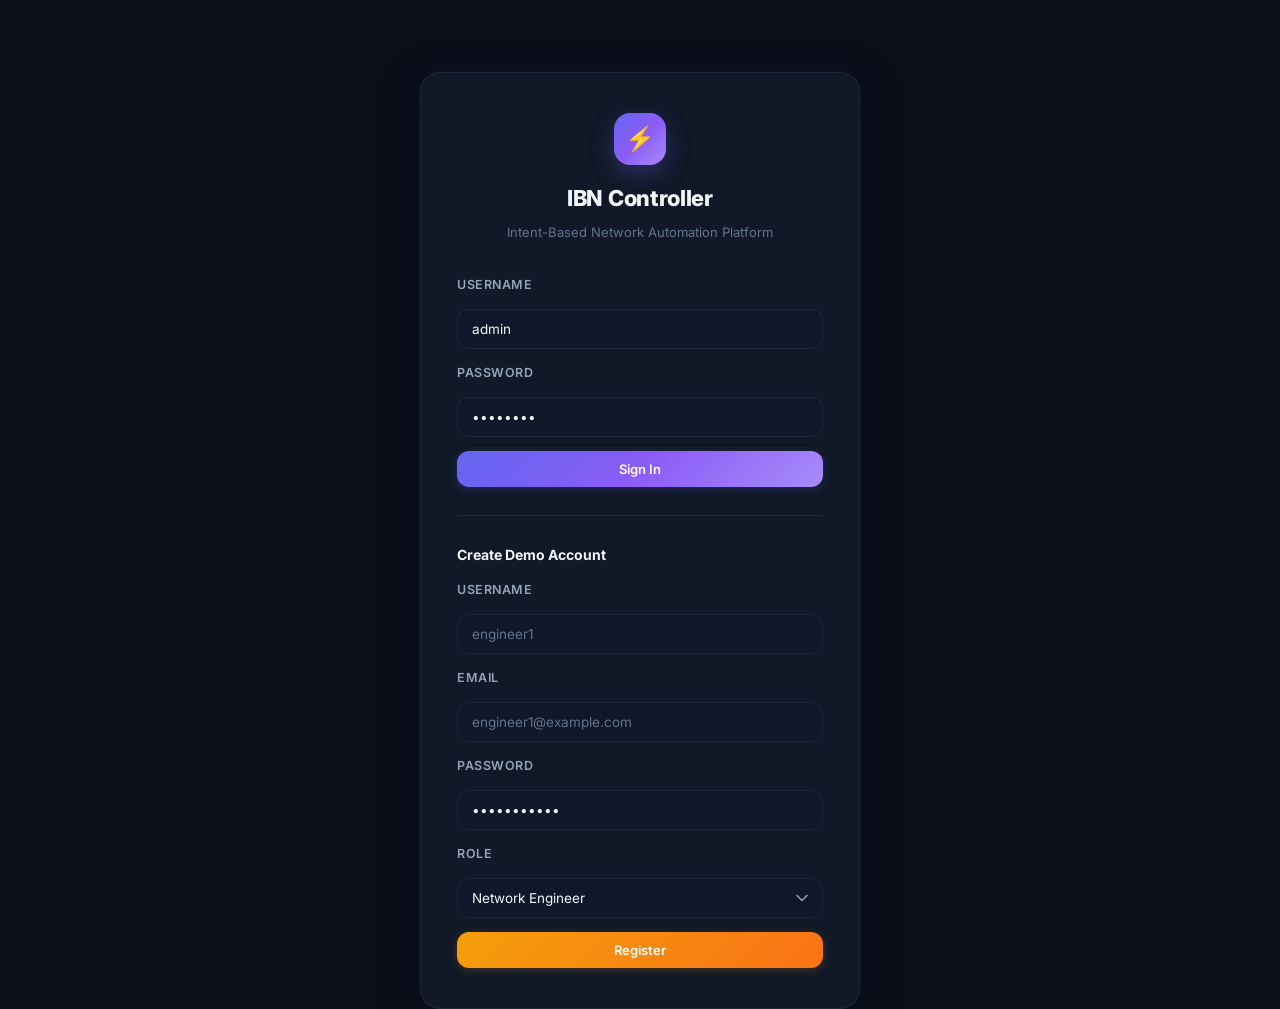
<file: frontend/pages/audit.html>
<!DOCTYPE html>
<html lang="en">
<head>
  <meta charset="UTF-8" />
  <meta name="viewport" content="width=device-width, initial-scale=1.0" />
  <title>Audit Logs | IBN Controller</title>
  <link rel="stylesheet" href="/frontend/css/style.css" />
</head>
<body>
  <script src="/frontend/js/app.js"></script>
  <script>
    if (!requireAuth()) throw new Error('auth required');
    renderShell('Audit Trail', 'audit');

    async function loadAudit() {
      const content = document.getElementById('content');
      content.innerHTML = `
        <div class="card">
          <div class="card-header">
            <h3>📝 Audit Logs</h3>
            <button id="refreshAudit" class="ghost">↻ Refresh</button>
          </div>
          <p>Every API interaction is recorded with user identity, action, resource, and HTTP status code.</p>
          <div id="auditMsg" class="message" style="display:none"></div>
          <table style="margin-top:12px;">
            <thead><tr><th>Timestamp</th><th>User</th><th>Role</th><th>Action</th><th>Resource</th><th>Status</th></tr></thead>
            <tbody id="auditTable"></tbody>
          </table>
        </div>
      `;

      document.getElementById('refreshAudit').addEventListener('click', refreshAudit);
      await refreshAudit();
    }

    async function refreshAudit() {
      try {
        const logs = await apiFetch('/audit');
        document.getElementById('auditTable').innerHTML = logs.map(log => {
          const statusClass = log.status_code >= 400 ? 'err' : log.status_code >= 300 ? 'warn' : 'ok';
          return `
            <tr>
              <td>${formatDate(log.timestamp)}</td>
              <td style="font-weight:600; color:var(--text-primary);">${log.username || '—'}</td>
              <td><span class="badge info">${log.role || '—'}</span></td>
              <td><code style="font-family:'JetBrains Mono',monospace; font-size:12px; background:var(--bg-input); padding:2px 8px; border-radius:6px;">${log.action}</code></td>
              <td><code style="font-family:'JetBrains Mono',monospace; font-size:12px;">${log.resource}</code></td>
              <td><span class="badge ${statusClass}">${log.status_code || '—'}</span></td>
            </tr>
          `;
        }).join('');
      } catch (err) {
        showMessage('auditMsg', err.message, 'error');
      }
    }

    loadAudit();
  </script>
</body>
</html>
</file>
<file: frontend/css/style.css>
@import url('https://fonts.googleapis.com/css2?family=Inter:wght@400;500;600;700;800&family=JetBrains+Mono:wght@400;500&display=swap');

/* ─── DESIGN TOKENS ─── */
:root {
  --bg-body: #0b0f1a;
  --bg-surface: #111827;
  --bg-surface-2: #1a2234;
  --bg-surface-hover: #1f2b3d;
  --bg-input: #0f172a;

  --border: rgba(148, 163, 184, 0.1);
  --border-focus: rgba(99, 102, 241, 0.5);

  --text-primary: #f1f5f9;
  --text-secondary: #94a3b8;
  --text-muted: #64748b;

  --accent: #6366f1;
  --accent-hover: #818cf8;
  --accent-glow: rgba(99, 102, 241, 0.15);
  --accent-gradient: linear-gradient(135deg, #6366f1 0%, #8b5cf6 50%, #a78bfa 100%);

  --success: #10b981;
  --success-bg: rgba(16, 185, 129, 0.1);
  --success-border: rgba(16, 185, 129, 0.25);

  --warning: #f59e0b;
  --warning-bg: rgba(245, 158, 11, 0.1);
  --warning-border: rgba(245, 158, 11, 0.25);

  --danger: #ef4444;
  --danger-bg: rgba(239, 68, 68, 0.1);
  --danger-border: rgba(239, 68, 68, 0.25);

  --info: #3b82f6;
  --info-bg: rgba(59, 130, 246, 0.1);

  --shadow-sm: 0 1px 2px rgba(0, 0, 0, 0.3);
  --shadow-md: 0 4px 16px rgba(0, 0, 0, 0.3);
  --shadow-lg: 0 12px 40px rgba(0, 0, 0, 0.4);
  --shadow-glow: 0 0 30px rgba(99, 102, 241, 0.08);

  --radius-sm: 8px;
  --radius-md: 12px;
  --radius-lg: 16px;
  --radius-xl: 20px;

  --sidebar-width: 260px;
  --topbar-height: 64px;

  --transition: 0.2s cubic-bezier(0.4, 0, 0.2, 1);
  --transition-slow: 0.35s cubic-bezier(0.4, 0, 0.2, 1);
}

/* ─── RESET ─── */
*, *::before, *::after {
  box-sizing: border-box;
  margin: 0;
  padding: 0;
}

html {
  scroll-behavior: smooth;
  -webkit-font-smoothing: antialiased;
  -moz-osx-font-smoothing: grayscale;
}

body {
  font-family: 'Inter', -apple-system, BlinkMacSystemFont, sans-serif;
  color: var(--text-primary);
  background: var(--bg-body);
  min-height: 100vh;
  line-height: 1.6;
  font-size: 14px;
}

/* ─── PAGE LAYOUT ─── */
.page-shell {
  display: flex;
  min-height: 100vh;
}

/* ─── SIDEBAR ─── */
.sidebar {
  width: var(--sidebar-width);
  background: var(--bg-surface);
  border-right: 1px solid var(--border);
  display: flex;
  flex-direction: column;
  position: fixed;
  top: 0;
  left: 0;
  bottom: 0;
  z-index: 100;
  transition: transform var(--transition-slow);
}

.sidebar-brand {
  padding: 24px 20px 20px;
  border-bottom: 1px solid var(--border);
}

.sidebar-brand .logo {
  display: flex;
  align-items: center;
  gap: 12px;
  text-decoration: none;
}

.sidebar-brand .logo-icon {
  width: 36px;
  height: 36px;
  background: var(--accent-gradient);
  border-radius: var(--radius-md);
  display: flex;
  align-items: center;
  justify-content: center;
  font-size: 18px;
  box-shadow: 0 4px 12px rgba(99, 102, 241, 0.3);
}

.sidebar-brand .logo-text {
  font-weight: 800;
  font-size: 15px;
  color: var(--text-primary);
  letter-spacing: -0.3px;
  line-height: 1.2;
}

.sidebar-brand .logo-sub {
  font-size: 11px;
  color: var(--text-muted);
  font-weight: 500;
  letter-spacing: 0.5px;
  text-transform: uppercase;
}

.sidebar-nav {
  flex: 1;
  padding: 12px 10px;
  overflow-y: auto;
}

.nav-section-title {
  padding: 12px 12px 6px;
  font-size: 10px;
  font-weight: 700;
  color: var(--text-muted);
  letter-spacing: 1.2px;
  text-transform: uppercase;
}

.sidebar-nav a {
  display: flex;
  align-items: center;
  gap: 12px;
  padding: 10px 14px;
  margin: 2px 0;
  border-radius: var(--radius-md);
  text-decoration: none;
  color: var(--text-secondary);
  font-weight: 500;
  font-size: 13.5px;
  transition: all var(--transition);
  position: relative;
}

.sidebar-nav a:hover {
  color: var(--text-primary);
  background: var(--bg-surface-hover);
}

.sidebar-nav a.active {
  color: #fff;
  background: var(--accent-glow);
  box-shadow: inset 3px 0 0 var(--accent);
}

.sidebar-nav a.active .nav-icon {
  color: var(--accent-hover);
}

.nav-icon {
  font-size: 18px;
  width: 22px;
  text-align: center;
  flex-shrink: 0;
}

.sidebar-user {
  border-top: 1px solid var(--border);
  padding: 16px 16px;
  display: flex;
  align-items: center;
  gap: 12px;
}

.user-avatar {
  width: 36px;
  height: 36px;
  border-radius: 50%;
  background: linear-gradient(135deg, #6366f1, #a78bfa);
  display: flex;
  align-items: center;
  justify-content: center;
  font-weight: 700;
  font-size: 14px;
  color: #fff;
  flex-shrink: 0;
}

.user-info {
  flex: 1;
  min-width: 0;
}

.user-name {
  font-weight: 600;
  font-size: 13px;
  color: var(--text-primary);
  white-space: nowrap;
  overflow: hidden;
  text-overflow: ellipsis;
}

.user-role {
  font-size: 11px;
  color: var(--text-muted);
}

/* ─── MAIN CONTENT AREA ─── */
.main-area {
  margin-left: var(--sidebar-width);
  flex: 1;
  min-height: 100vh;
  display: flex;
  flex-direction: column;
}

.topbar {
  height: var(--topbar-height);
  padding: 0 28px;
  display: flex;
  align-items: center;
  justify-content: space-between;
  background: rgba(17, 24, 39, 0.8);
  backdrop-filter: blur(12px);
  border-bottom: 1px solid var(--border);
  position: sticky;
  top: 0;
  z-index: 50;
}

.topbar h1 {
  font-size: 18px;
  font-weight: 700;
  color: var(--text-primary);
  letter-spacing: -0.3px;
}

.topbar-actions {
  display: flex;
  align-items: center;
  gap: 12px;
}

.content {
  padding: 24px 28px 40px;
  display: grid;
  gap: 20px;
  animation: page-enter 0.4s ease;
}

@keyframes page-enter {
  from { opacity: 0; transform: translateY(12px); }
  to   { opacity: 1; transform: translateY(0); }
}

/* ─── CARDS ─── */
.card {
  background: var(--bg-surface);
  border: 1px solid var(--border);
  border-radius: var(--radius-lg);
  padding: 24px;
  box-shadow: var(--shadow-sm);
  transition: box-shadow var(--transition), border-color var(--transition);
}

.card:hover {
  box-shadow: var(--shadow-md);
}

.card-header {
  display: flex;
  align-items: center;
  justify-content: space-between;
  margin-bottom: 16px;
}

.card-header h3 {
  font-size: 15px;
  font-weight: 700;
  color: var(--text-primary);
}

/* ─── KPI CARDS ─── */
.grid { display: grid; gap: 16px; }
.grid.two   { grid-template-columns: repeat(2, 1fr); }
.grid.three { grid-template-columns: repeat(3, 1fr); }
.grid.four  { grid-template-columns: repeat(4, 1fr); }

.kpi {
  background: var(--bg-surface);
  border: 1px solid var(--border);
  border-radius: var(--radius-lg);
  padding: 20px;
  display: flex;
  flex-direction: column;
  gap: 8px;
  transition: all var(--transition);
  position: relative;
  overflow: hidden;
}

.kpi::before {
  content: '';
  position: absolute;
  top: 0;
  left: 0;
  right: 0;
  height: 3px;
  background: var(--accent-gradient);
  opacity: 0;
  transition: opacity var(--transition);
}

.kpi:hover {
  border-color: rgba(99, 102, 241, 0.2);
  box-shadow: var(--shadow-glow);
}

.kpi:hover::before {
  opacity: 1;
}

.kpi .label {
  font-size: 12px;
  font-weight: 600;
  color: var(--text-muted);
  text-transform: uppercase;
  letter-spacing: 0.8px;
}

.kpi .value {
  font-size: 28px;
  font-weight: 800;
  color: var(--text-primary);
  letter-spacing: -0.5px;
  line-height: 1;
}

.kpi .kpi-detail {
  font-size: 12px;
  color: var(--text-secondary);
}

/* ─── TYPOGRAPHY ─── */
h1, h2, h3 {
  margin: 0 0 8px;
  font-weight: 700;
  letter-spacing: -0.3px;
}

h1 { font-size: 24px; }
h2 { font-size: 20px; }
h3 { font-size: 16px; }

p {
  margin: 0 0 12px;
  color: var(--text-secondary);
  font-size: 13.5px;
  line-height: 1.6;
}

.small {
  font-size: 12.5px;
  color: var(--text-muted);
}

/* ─── BUTTONS ─── */
button, .btn {
  display: inline-flex;
  align-items: center;
  justify-content: center;
  gap: 8px;
  padding: 10px 18px;
  border: none;
  border-radius: var(--radius-md);
  font-family: inherit;
  font-weight: 600;
  font-size: 13px;
  cursor: pointer;
  transition: all var(--transition);
  text-decoration: none;
  white-space: nowrap;
}

button, .btn-primary {
  background: var(--accent-gradient);
  color: #fff;
  box-shadow: 0 2px 8px rgba(99, 102, 241, 0.25);
}

button:hover, .btn-primary:hover {
  box-shadow: 0 4px 16px rgba(99, 102, 241, 0.35);
  transform: translateY(-1px);
}

button:active, .btn-primary:active {
  transform: translateY(0);
}

button.secondary, .btn-secondary {
  background: linear-gradient(135deg, #f59e0b, #f97316);
  color: #fff;
  box-shadow: 0 2px 8px rgba(245, 158, 11, 0.2);
}

button.secondary:hover {
  box-shadow: 0 4px 16px rgba(245, 158, 11, 0.3);
  transform: translateY(-1px);
}

button.ghost, .btn-ghost {
  background: var(--bg-surface-2);
  color: var(--text-secondary);
  border: 1px solid var(--border);
  box-shadow: none;
}

button.ghost:hover {
  color: var(--text-primary);
  border-color: rgba(148, 163, 184, 0.2);
  background: var(--bg-surface-hover);
  transform: none;
}

button.danger {
  background: linear-gradient(135deg, #ef4444, #dc2626);
  color: #fff;
}

button:disabled {
  opacity: 0.5;
  cursor: not-allowed;
  transform: none !important;
}

/* ─── FORMS ─── */
form {
  display: grid;
  gap: 14px;
}

label {
  font-weight: 600;
  font-size: 12.5px;
  color: var(--text-secondary);
  text-transform: uppercase;
  letter-spacing: 0.5px;
}

input, select, textarea {
  width: 100%;
  background: var(--bg-input);
  border: 1px solid var(--border);
  border-radius: var(--radius-md);
  padding: 11px 14px;
  font-family: inherit;
  font-size: 13.5px;
  color: var(--text-primary);
  transition: all var(--transition);
  outline: none;
}

input:focus, select:focus, textarea:focus {
  border-color: var(--accent);
  box-shadow: 0 0 0 3px var(--accent-glow);
}

input::placeholder, textarea::placeholder {
  color: var(--text-muted);
}

select {
  cursor: pointer;
  appearance: none;
  background-image: url("data:image/svg+xml,%3Csvg width='12' height='8' viewBox='0 0 12 8' fill='none' xmlns='http://www.w3.org/2000/svg'%3E%3Cpath d='M1 1.5L6 6.5L11 1.5' stroke='%2394a3b8' stroke-width='1.5' stroke-linecap='round' stroke-linejoin='round'/%3E%3C/svg%3E");
  background-repeat: no-repeat;
  background-position: right 14px center;
  padding-right: 36px;
}

select option {
  background: var(--bg-surface);
  color: var(--text-primary);
}

textarea {
  min-height: 80px;
  resize: vertical;
  font-family: inherit;
}

/* ─── TABLES ─── */
table {
  width: 100%;
  border-collapse: separate;
  border-spacing: 0;
  font-size: 13px;
}

thead tr {
  background: var(--bg-surface-2);
}

th {
  text-align: left;
  padding: 10px 14px;
  font-size: 11px;
  font-weight: 700;
  color: var(--text-muted);
  text-transform: uppercase;
  letter-spacing: 0.8px;
  border-bottom: 1px solid var(--border);
}

th:first-child { border-radius: var(--radius-sm) 0 0 0; }
th:last-child  { border-radius: 0 var(--radius-sm) 0 0; }

td {
  padding: 12px 14px;
  border-bottom: 1px solid var(--border);
  color: var(--text-secondary);
  vertical-align: middle;
  transition: background var(--transition);
}

tr:hover td {
  background: rgba(99, 102, 241, 0.03);
}

tr:last-child td {
  border-bottom: none;
}

/* ─── BADGES ─── */
.badge {
  display: inline-flex;
  align-items: center;
  gap: 4px;
  padding: 3px 10px;
  border-radius: 999px;
  font-size: 11px;
  font-weight: 700;
  letter-spacing: 0.3px;
  text-transform: uppercase;
}

.badge.ok {
  background: var(--success-bg);
  color: var(--success);
  border: 1px solid var(--success-border);
}

.badge.warn {
  background: var(--warning-bg);
  color: var(--warning);
  border: 1px solid var(--warning-border);
}

.badge.err {
  background: var(--danger-bg);
  color: var(--danger);
  border: 1px solid var(--danger-border);
}

.badge.info {
  background: var(--info-bg);
  color: var(--info);
  border: 1px solid rgba(59, 130, 246, 0.25);
}

/* ─── MESSAGES ─── */
.message {
  padding: 12px 16px;
  border-radius: var(--radius-md);
  font-size: 13px;
  font-weight: 500;
  border: 1px solid var(--border);
  background: var(--bg-surface-2);
  color: var(--text-secondary);
}

.message.error {
  background: var(--danger-bg);
  border-color: var(--danger-border);
  color: var(--danger);
}

.message.success {
  background: var(--success-bg);
  border-color: var(--success-border);
  color: var(--success);
}

/* ─── TOPOLOGY MAP ─── */
.topology-map {
  background: var(--bg-input);
  border: 1px solid var(--border);
  border-radius: var(--radius-lg);
  padding: 20px;
  overflow: auto;
}

.topology-row {
  display: flex;
  flex-wrap: wrap;
  align-items: center;
  gap: 10px;
  padding: 10px 0;
  border-bottom: 1px solid var(--border);
}

.topology-row:last-child {
  border-bottom: none;
}

.node {
  background: var(--bg-surface-2);
  border: 1px solid var(--border);
  border-radius: var(--radius-md);
  padding: 8px 14px;
  font-weight: 600;
  font-size: 13px;
  color: var(--text-primary);
  transition: all var(--transition);
}

.node:hover {
  border-color: var(--accent);
  box-shadow: var(--shadow-glow);
}

.edge {
  color: var(--text-muted);
  font-size: 12px;
  font-family: 'JetBrains Mono', monospace;
}

/* ─── LOGIN ─── */
.login-wrap {
  max-width: 440px;
  margin: 0 auto;
  padding-top: 8vh;
}

.login-card {
  background: var(--bg-surface);
  border: 1px solid var(--border);
  border-radius: var(--radius-xl);
  padding: 40px 36px;
  box-shadow: var(--shadow-lg), var(--shadow-glow);
  animation: login-enter 0.5s ease;
}

@keyframes login-enter {
  from { opacity: 0; transform: translateY(20px) scale(0.98); }
  to   { opacity: 1; transform: translateY(0) scale(1); }
}

.login-header {
  text-align: center;
  margin-bottom: 32px;
}

.login-header .login-logo {
  width: 52px;
  height: 52px;
  background: var(--accent-gradient);
  border-radius: var(--radius-lg);
  display: flex;
  align-items: center;
  justify-content: center;
  font-size: 24px;
  margin: 0 auto 16px;
  box-shadow: 0 8px 24px rgba(99, 102, 241, 0.3);
}

.login-header h1 {
  font-size: 22px;
  font-weight: 800;
  margin-bottom: 6px;
}

.login-header p {
  color: var(--text-muted);
  font-size: 13px;
  margin: 0;
}

.login-divider {
  border: none;
  border-top: 1px solid var(--border);
  margin: 28px 0;
}

.login-section-title {
  font-size: 14px;
  font-weight: 700;
  color: var(--text-primary);
  margin-bottom: 14px;
}

/* ─── PRE / CODE ─── */
pre {
  background: var(--bg-input);
  border: 1px solid var(--border);
  border-radius: var(--radius-md);
  padding: 14px;
  font-family: 'JetBrains Mono', monospace;
  font-size: 12px;
  color: var(--text-secondary);
  white-space: pre-wrap;
  word-break: break-all;
  overflow-x: auto;
  line-height: 1.6;
}

/* ─── SCROLLBAR ─── */
::-webkit-scrollbar {
  width: 6px;
  height: 6px;
}

::-webkit-scrollbar-track {
  background: transparent;
}

::-webkit-scrollbar-thumb {
  background: rgba(148, 163, 184, 0.15);
  border-radius: 3px;
}

::-webkit-scrollbar-thumb:hover {
  background: rgba(148, 163, 184, 0.25);
}

/* ─── RESPONSIVE ─── */
@media (max-width: 1024px) {
  .grid.four { grid-template-columns: repeat(2, 1fr); }
}

@media (max-width: 768px) {
  .sidebar {
    transform: translateX(-100%);
  }

  .sidebar.open {
    transform: translateX(0);
  }

  .main-area {
    margin-left: 0;
  }

  .grid.two, .grid.three, .grid.four {
    grid-template-columns: 1fr;
  }

  .content {
    padding: 16px;
  }

  .topbar {
    padding: 0 16px;
  }
}

/* ─── LOADING SKELETON ─── */
.skeleton {
  background: linear-gradient(90deg, var(--bg-surface-2) 25%, var(--bg-surface-hover) 50%, var(--bg-surface-2) 75%);
  background-size: 200% 100%;
  animation: shimmer 1.5s infinite;
  border-radius: var(--radius-sm);
}

@keyframes shimmer {
  0%   { background-position: 200% 0; }
  100% { background-position: -200% 0; }
}

/* ─── WORKFLOW BANNER ─── */
.workflow-banner {
  background: linear-gradient(135deg, rgba(99, 102, 241, 0.08), rgba(139, 92, 246, 0.05));
  border: 1px solid rgba(99, 102, 241, 0.15);
  border-radius: var(--radius-lg);
  padding: 20px 24px;
}

.workflow-steps {
  display: flex;
  align-items: center;
  gap: 4px;
  flex-wrap: wrap;
  margin-top: 12px;
}

.workflow-step {
  display: inline-flex;
  align-items: center;
  gap: 6px;
  padding: 6px 14px;
  background: var(--bg-surface);
  border: 1px solid var(--border);
  border-radius: 999px;
  font-size: 12px;
  font-weight: 600;
  color: var(--text-secondary);
  transition: all var(--transition);
}

.workflow-step:hover {
  border-color: var(--accent);
  color: var(--accent-hover);
}

.workflow-arrow {
  color: var(--text-muted);
  font-size: 16px;
}

/* ─── EMPTY STATE ─── */
.empty-state {
  text-align: center;
  padding: 40px;
  color: var(--text-muted);
}

.empty-state .empty-icon {
  font-size: 40px;
  margin-bottom: 12px;
  opacity: 0.5;
}
</file>
